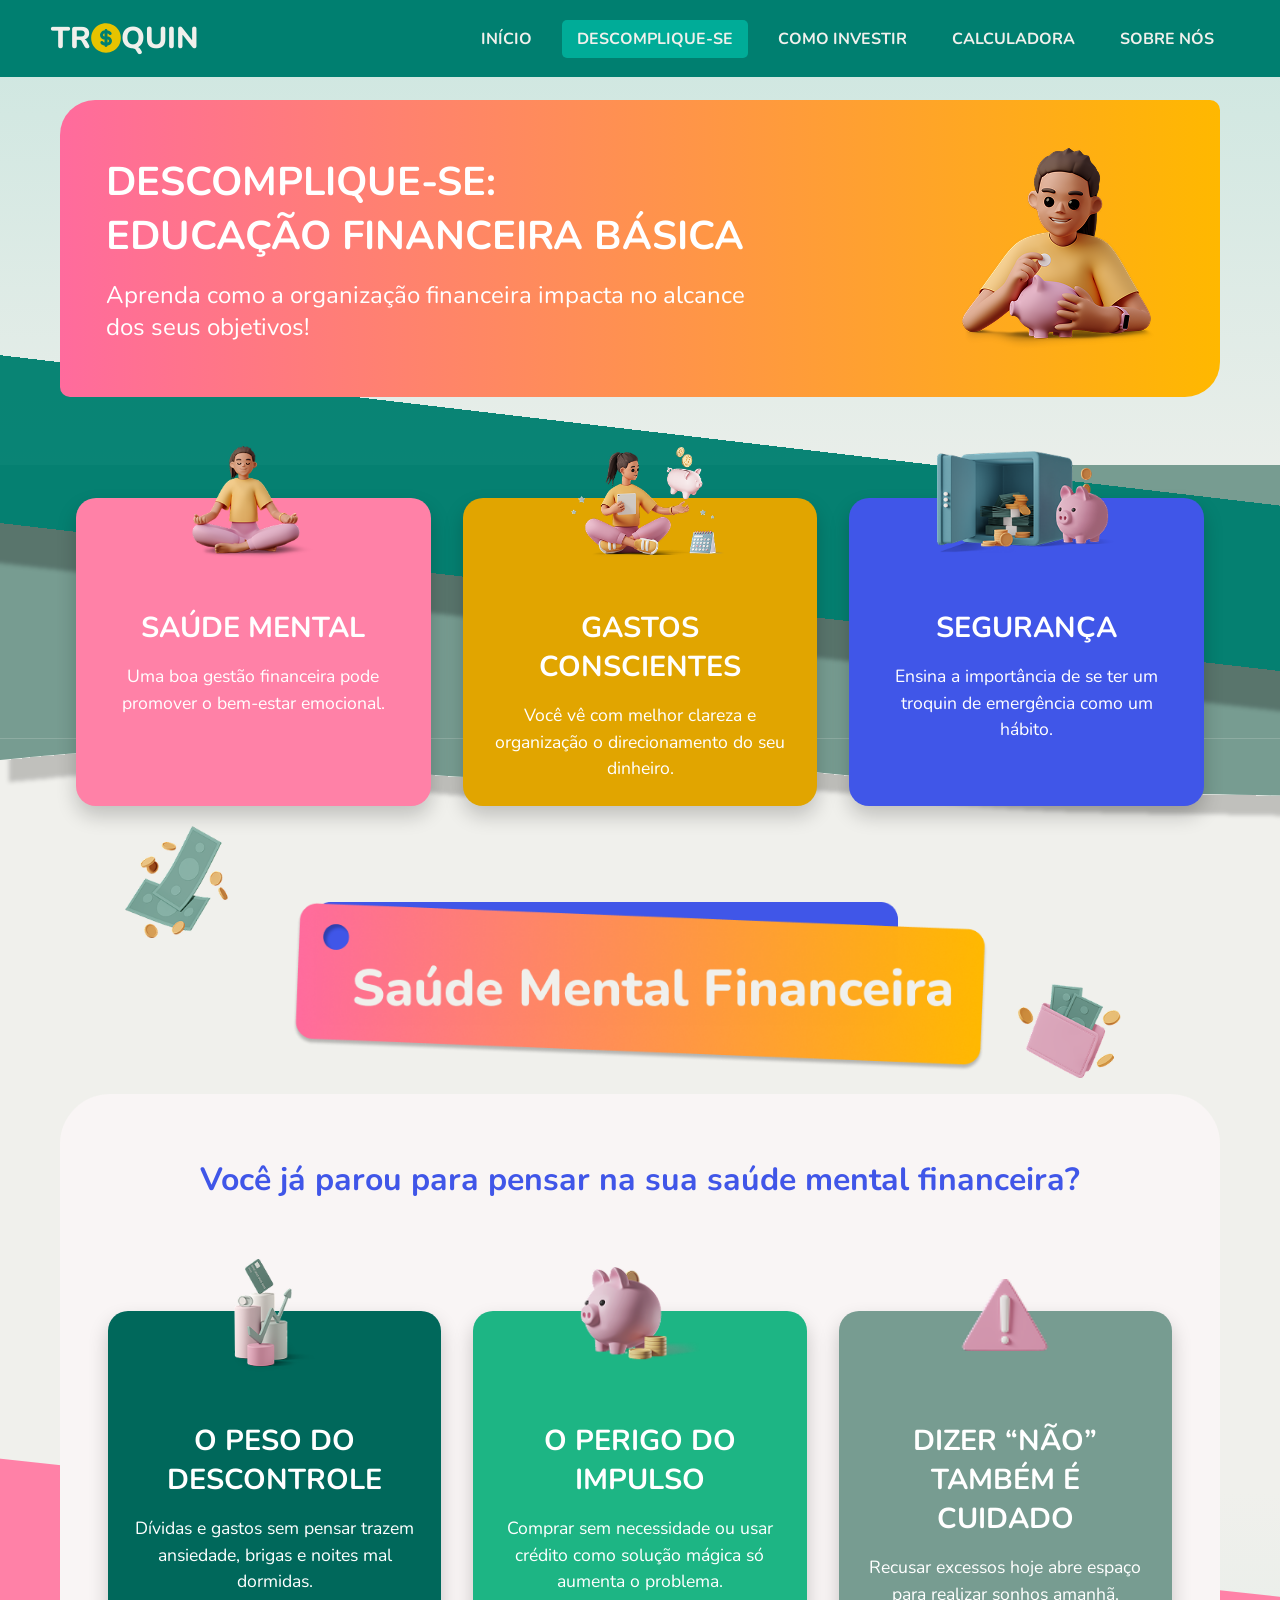
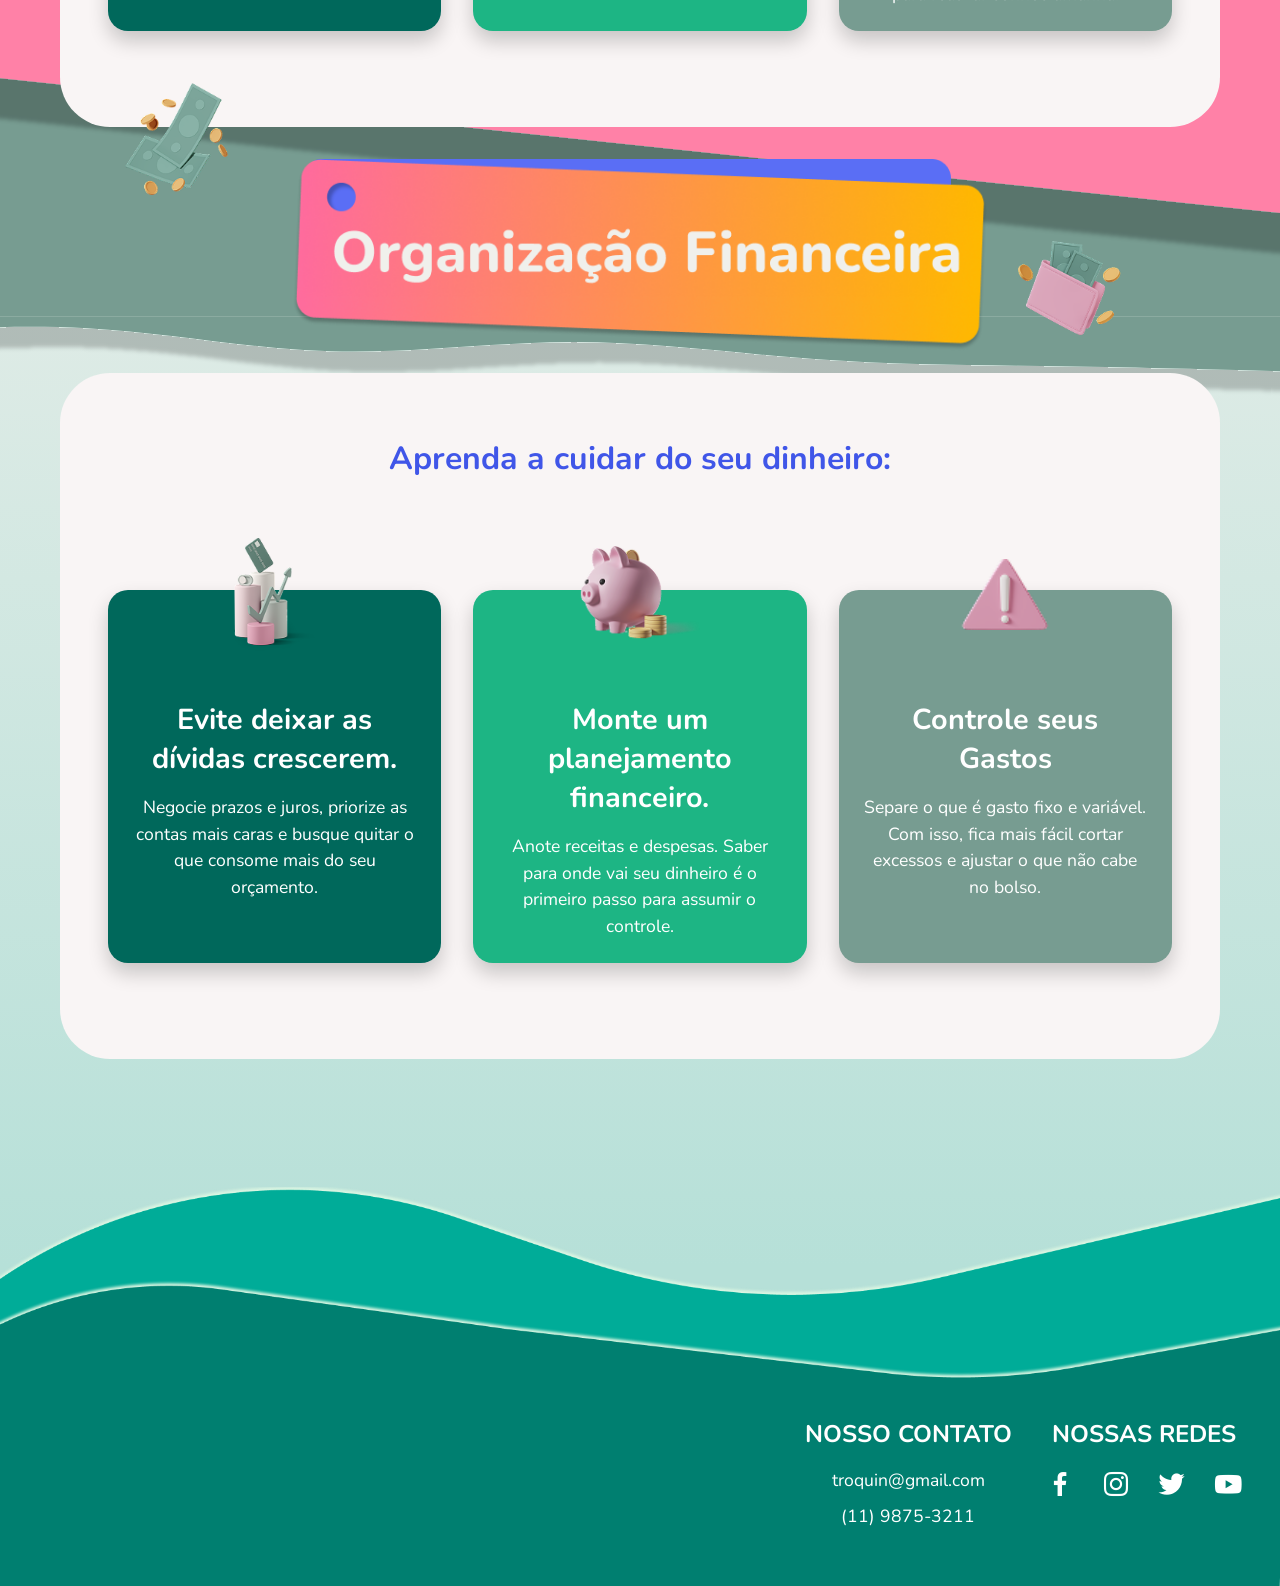
<file: HTML/descomplique_se.html>
<!DOCTYPE html>
<html lang="pt-br">
  <head>
    <meta charset="UTF-8" />
    <meta name="viewport" content="width=device-width, initial-scale=1.0" />
    <title>Troquin - Descomplique-se</title>

    <link
      rel="shortcut icon"
      href="../IMAGENS/imagens-home/moeda troquin.svg"
      type="image/svg+xml"
    />

    <link rel="stylesheet" href="../CSS/descomplique_se.css" type="text/css" />
    <link
      href="https://unpkg.com/boxicons@2.1.4/css/boxicons.min.css"
      rel="stylesheet"
    />

    <script
      src="https://website-widgets.pages.dev/dist/sienna.min.js"
      defer
    ></script>
  </head>
  <body>
    <header>
      <div class="logo">
        <p class="troquin">
          tr<span
            ><img
              src="../IMAGENS/imagens-home/moeda troquin.svg"
              alt="moeda da logo" /></span
          >quin
        </p>
      </div>
      <nav id="nav_bar">
        <ul id="nav_list">
          <li class="navegando"><a href="../index.html">Início</a></li>
          <li class="navegando active">
            <a href="descomplique_se.html">Descomplique-se</a>
          </li>
          <li class="navegando">
            <a href="como-investir.html">Como Investir</a>
          </li>
          <li class="navegando">
            <a href="calculadora.html">Calculadora</a>
          </li>
          <li class="navegando">
            <a href="sobre-nos.html">Sobre Nós</a>
          </li>
        </ul>
      </nav>
    </header>

    <main class="container">
      <section class="banner">
        <div class="banner-text">
          <h1 class="titulo_banner">
            DESCOMPLIQUE-SE:<br />
            EDUCAÇÃO FINANCEIRA BÁSICA
          </h1>
          <p class="paragrafo_banner">
            Aprenda como a organização financeira impacta no alcance dos seus
            objetivos!
          </p>
        </div>
        <img
          src="../IMAGENS/img_banner.png"
          alt="Garoto apontando para o título do banner"
          class="img_banner"
        />
      </section>

      <section class="beneficios-container">
        <div class="card card--rosa">
          <img
            src="../IMAGENS/girl meditating.png"
            alt="Mulher meditando"
            class="card-img"
          />
          <h2 class="card-title">SAÚDE MENTAL</h2>
          <p class="card-text">
            Uma boa gestão financeira pode promover o bem-estar emocional.
          </p>
        </div>
        <div class="card card--amarelo">
          <img
            src="../IMAGENS/Girl planning.png"
            alt="Mulher planejando"
            class="card-img"
          />
          <h2 class="card-title">GASTOS CONSCIENTES</h2>
          <p class="card-text">
            Você vê com melhor clareza e organização o direcionamento do seu
            dinheiro.
          </p>
        </div>
        <div class="card card--azul">
          <img
            src="../IMAGENS/piggy bank.png"
            alt="Cofrinho de porco"
            class="card-img"
          />
          <h2 class="card-title">SEGURANÇA</h2>
          <p class="card-text">
            Ensina a importância de se ter um troquin de emergência como um
            hábito.
          </p>
        </div>
      </section>

      <section class="section-wrapper">
        <div class="section-title-container">
          <img
            src="../IMAGENS/DIV - COM TEXTO1.png"
            alt="Título da Seção: Saúde Mental"
            class="section-title-img"
          />
          <img
            src="../IMAGENS/dinheiro_animação.png"
            alt="Animação de dinheiro"
            class="floating-img-1"
          />
          <img
            src="../IMAGENS/Carteira - Animação.png"
            alt="Animação de carteira"
            class="floating-img-2"
          />
        </div>

        <div class="content-box">
          <h2 class="section-main-title">
            Você já parou para pensar na sua saúde mental financeira?
          </h2>
          <div class="card-container">
            <div class="card card--verde-escuro">
              <img
                src="../IMAGENS/img_card1.png"
                alt="Ilustração de peso"
                class="card-img"
              />
              <h3 class="card-title">O PESO DO DESCONTROLE</h3>
              <p class="card-text">
                Dívidas e gastos sem pensar trazem ansiedade, brigas e noites
                mal dormidas.
              </p>
            </div>
            <div class="card card--verde-claro">
              <img
                src="../IMAGENS/img_card2.png"
                alt="Ilustração de impulso"
                class="card-img"
              />
              <h3 class="card-title">O PERIGO DO IMPULSO</h3>
              <p class="card-text">
                Comprar sem necessidade ou usar crédito como solução mágica só
                aumenta o problema.
              </p>
            </div>
            <div class="card card--cinza-verde">
              <img
                src="../IMAGENS/img_card3.png"
                alt="Ilustração de negação"
                class="card-img"
              />
              <h3 class="card-title">DIZER “NÃO” TAMBÉM É CUIDADO</h3>
              <p class="card-text">
                Recusar excessos hoje abre espaço para realizar sonhos amanhã.
              </p>
            </div>
          </div>
        </div>
      </section>

      <section class="section-wrapper">
        <div class="section-title-container">
          <img
            src="../IMAGENS/DIV - COM TEXTO2.png"
            alt="Título da Seção: Organização Financeira"
            class="section-title-img"
          />
          <img
            src="../IMAGENS/dinheiro_animação.png"
            alt="Animação de dinheiro"
            class="floating-img-1"
          />
          <img
            src="../IMAGENS/Carteira - Animação.png"
            alt="Animação de carteira"
            class="floating-img-2"
          />
        </div>

        <div class="content-box">
          <h2 class="section-main-title">Aprenda a cuidar do seu dinheiro:</h2>
          <div class="card-container">
            <div class="card card--verde-escuro">
              <img
                src="../IMAGENS/img_card1.png"
                alt="Ilustração sobre dívidas"
                class="card-img"
              />
              <h3 class="card-title">Evite deixar as dívidas crescerem.</h3>
              <p class="card-text">
                Negocie prazos e juros, priorize as contas mais caras e busque
                quitar o que consome mais do seu orçamento.
              </p>
            </div>
            <div class="card card--verde-claro">
              <img
                src="../IMAGENS/img_card2.png"
                alt="Ilustração sobre planejamento"
                class="card-img"
              />
              <h3 class="card-title">Monte um planejamento financeiro.</h3>
              <p class="card-text">
                Anote receitas e despesas. Saber para onde vai seu dinheiro é o
                primeiro passo para assumir o controle.
              </p>
            </div>
            <div class="card card--cinza-verde">
              <img
                src="../IMAGENS/img_card3.png"
                alt="Ilustração sobre controle de gastos"
                class="card-img"
              />
              <h3 class="card-title">Controle seus Gastos</h3>
              <p class="card-text">
                Separe o que é gasto fixo e variável. Com isso, fica mais fácil
                cortar excessos e ajustar o que não cabe no bolso.
              </p>
            </div>
          </div>
        </div>
      </section>
    </main>

    <footer>
      <div class="fundo">
        <img
          src="../IMAGENS/img_calculadoras/FOOTER2.png"
          alt="Background do footer"
        />
        <div class="logo-do-footer">
          <a href="#">
            <img
              src="../IMAGENS/img_calculadoras/LOGOTIPO.png"
              alt="Logotipo da Troquin"
            />
          </a>
        </div>

        <div class="footer-content">
          <div class="footer-main-content">
            <div class="footer-section contato">
              <h3>NOSSO CONTATO</h3>
              <p>troquin@gmail.com</p>
              <p>(11) 9875-3211</p>
            </div>

            <div class="footer-section redes-sociais">
              <h3>NOSSAS REDES</h3>
              <div class="social-icons">
                <a href="#"><i class="bx bxl-facebook"></i></a>
                <a href="#"><i class="bx bxl-instagram"></i></a>
                <a href="#"><i class="bx bxl-twitter"></i></a>
                <a href="#"><i class="bx bxl-youtube"></i></a>
              </div>
            </div>
          </div>

          <div class="footer-section direitos">
            <p>TROQUIN © 2025 - Todos os Direitos Reservados</p>
          </div>
        </div>
      </div>
    </footer>
  </body>
</html>
</file>
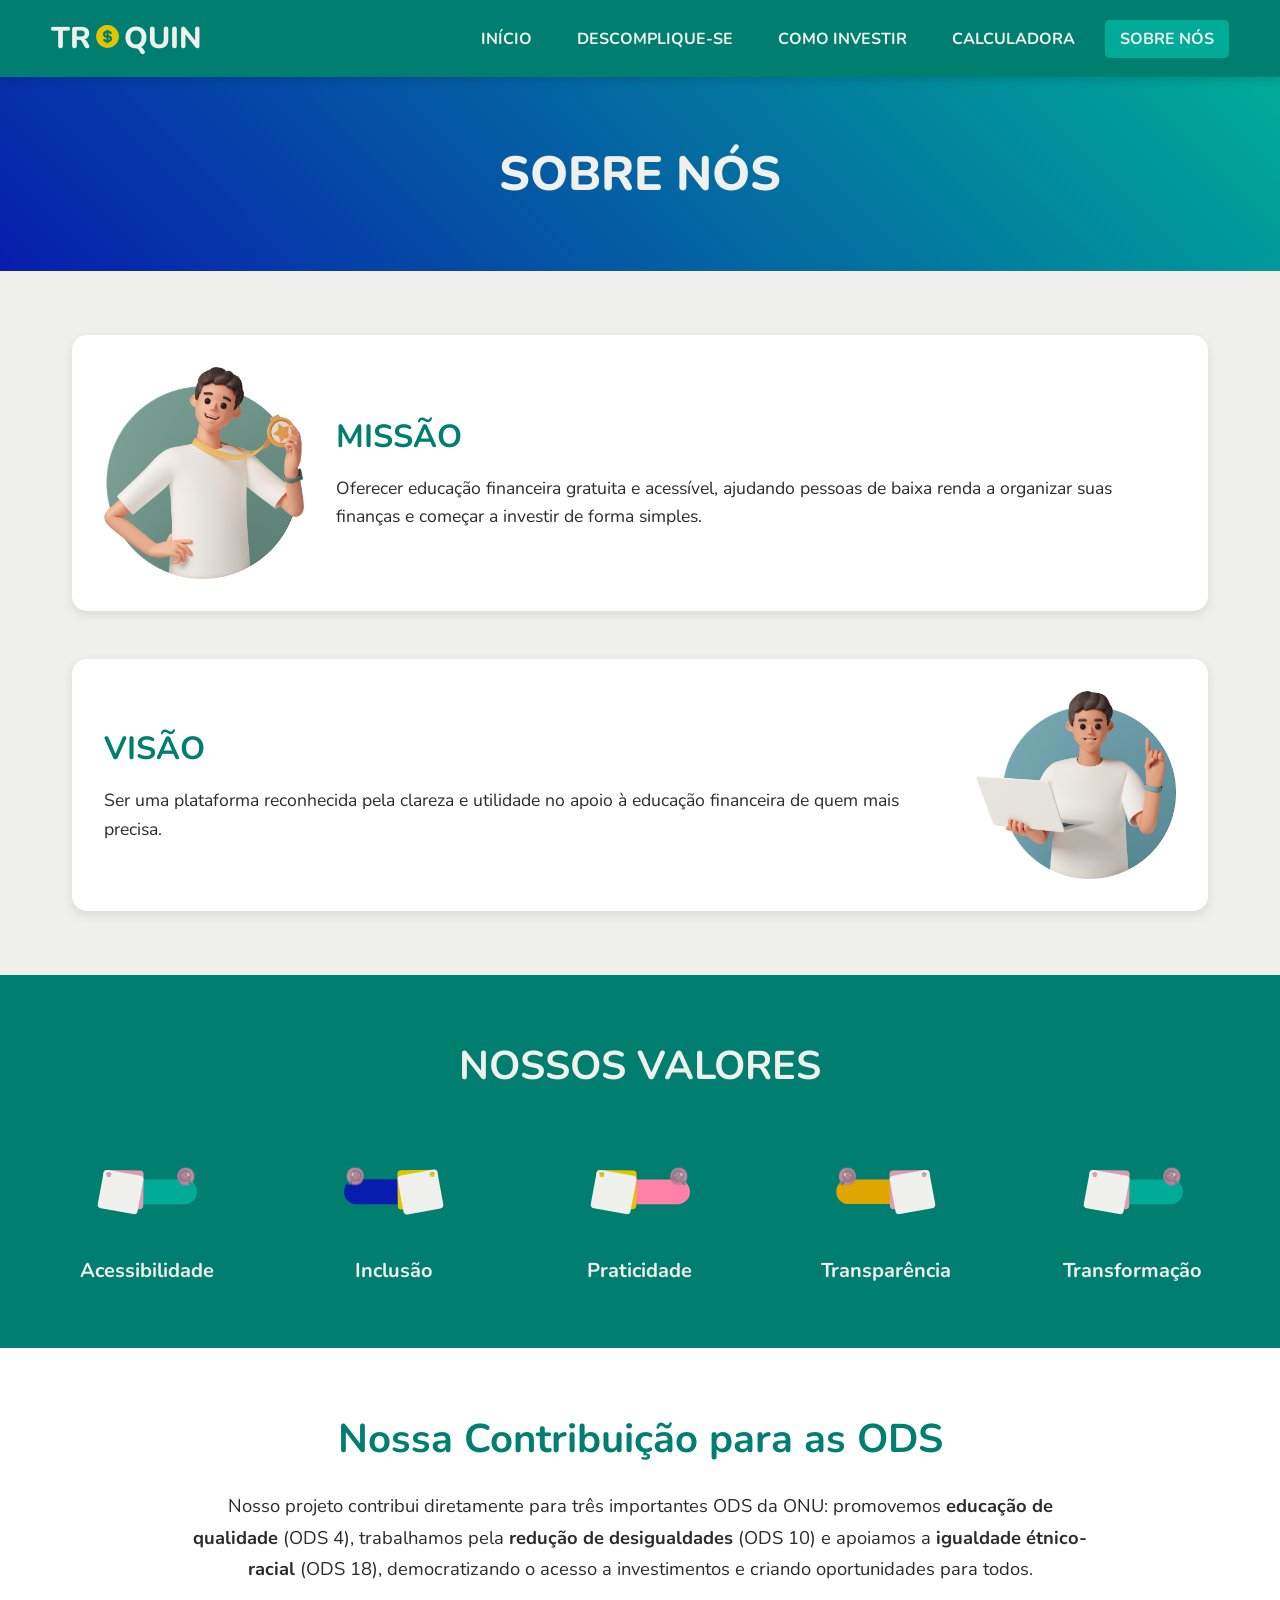
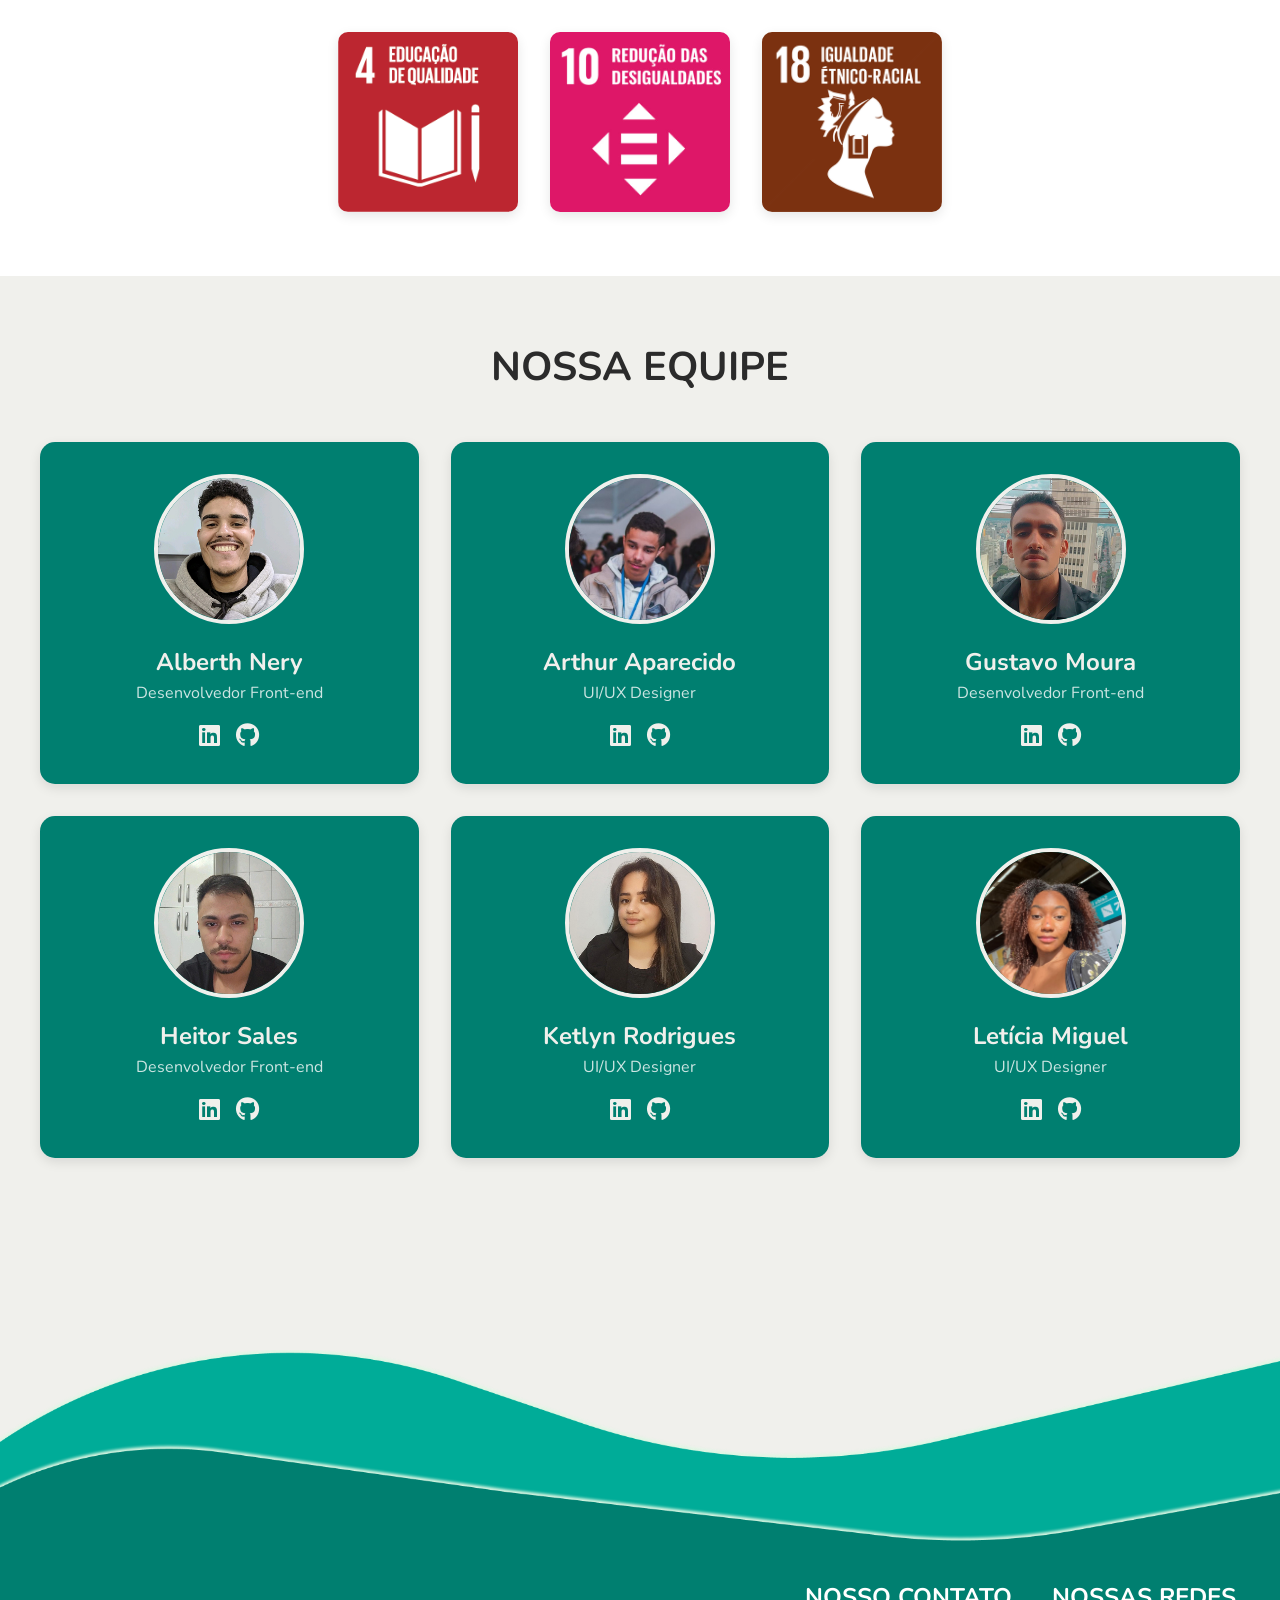
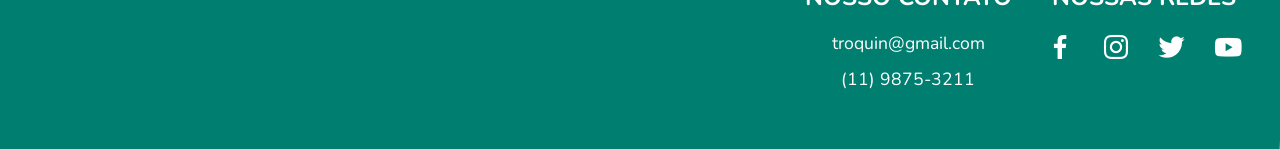
<file: HTML/sobre-nos.html>
<!DOCTYPE html>
<html lang="pt-br">
  <head>
    <meta charset="UTF-8" />
    <meta name="viewport" content="width=device-width, initial-scale=1.0" />
    <title>Troquin - Sobre nós</title>

    <link rel="stylesheet" href="../CSS/sobre-nos.css" type="text/css" />

    <link
      rel="icon"
      type="image/svg+xml"
      href="../IMAGENS/imagens-home/moeda troquin.svg"
    />

    <link
      rel="stylesheet"
      href="https://cdnjs.cloudflare.com/ajax/libs/font-awesome/6.4.2/css/all.min.css"
      integrity="sha512-z3gLpd7yknf1YoNbCzqRKc4qyor8gaKU1qmn+CShxbuBusANI9QpRohGBreCFkKxLhei6S9CQXFEbbKuqLg0DA=="
      crossorigin="anonymous"
      referrerpolicy="no-referrer"
    />
    <link
      href="https://unpkg.com/boxicons@2.1.4/css/boxicons.min.css"
      rel="stylesheet"
    />

    <script src="https://vlibras.gov.br/app/vlibras-plugin.js" defer></script>
    <script
      src="https://website-widgets.pages.dev/dist/sienna.min.js"
      defer
    ></script>
  </head>

  <body>
    <header>
      <div class="logo">
        <a href="/index.html" class="troquin">
          tr<span
            ><img
              src="../IMAGENS/imagens-home/moeda troquin.svg"
              alt="moeda da logo" /></span
          >quin
        </a>
      </div>
      <nav id="nav_bar">
        <ul id="nav_list">
          <li class="navegando"><a href="../index.html">Início</a></li>
          <li class="navegando">
            <a href="descomplique_se.html">Descomplique-se</a>
          </li>
          <li class="navegando">
            <a href="como-investir.html">Como Investir</a>
          </li>
          <li class="navegando">
            <a href="calculadora.html">Calculadora</a>
          </li>
          <li class="navegando active">
            <a href="sobre-nos.html">Sobre Nós</a>
          </li>
        </ul>
      </nav>
    </header>

    <main>
      <section class="titulo-pagina">
        <div class="titulo-container">
          <h1>Sobre Nós</h1>
        </div>
      </section>

      <section class="mvv-container">
        <div class="missao-visao">
          <article class="card-mv">
            <img
              src="../IMAGENS/sobre-nos/missao.png"
              alt="Ilustração de uma pessoa segurando uma medalha de missão cumprida"
            />
            <div class="card-mv-content">
              <h2>Missão</h2>
              <p>
                Oferecer educação financeira gratuita e acessível, ajudando
                pessoas de baixa renda a organizar suas finanças e começar a
                investir de forma simples.
              </p>
            </div>
          </article>
          <article class="card-mv">
            <img
              src="../IMAGENS/sobre-nos/visao.png"
              alt="Ilustração de uma pessoa olhando para o futuro com um binóculo"
            />
            <div class="card-mv-content">
              <h2>Visão</h2>
              <p>
                Ser uma plataforma reconhecida pela clareza e utilidade no apoio
                à educação financeira de quem mais precisa.
              </p>
            </div>
          </article>
        </div>
      </section>

      <section class="valores">
        <h2>Nossos Valores</h2>
        <div class="valores-grid">
          <div class="valor-card">
            <img
              src="../IMAGENS/sobre-nos/valor1.svg"
              alt="Ícone representando Acessibilidade"
            />
            <h3>Acessibilidade</h3>
          </div>
          <div class="valor-card">
            <img
              src="../IMAGENS/sobre-nos/valor2.svg"
              alt="Ícone representando Inclusão"
            />
            <h3>Inclusão</h3>
          </div>
          <div class="valor-card">
            <img
              src="../IMAGENS/sobre-nos/valor3.svg"
              alt="Ícone representando Praticidade"
            />
            <h3>Praticidade</h3>
          </div>
          <div class="valor-card">
            <img
              src="../IMAGENS/sobre-nos/valor4.svg"
              alt="Ícone representando Transparência"
            />
            <h3>Transparência</h3>
          </div>
          <div class="valor-card">
            <img
              src="../IMAGENS/sobre-nos/valor5.svg"
              alt="Ícone representando Transformação"
            />
            <h3>Transformação</h3>
          </div>
        </div>
      </section>

      <section class="ods">
        <div class="ods-content">
          <h2>Nossa Contribuição para as ODS</h2>
          <p>
            Nosso projeto contribui diretamente para três importantes ODS da
            ONU: promovemos <strong>educação de qualidade</strong> (ODS 4),
            trabalhamos pela <strong>redução de desigualdades</strong> (ODS 10)
            e apoiamos a <strong>igualdade étnico-racial</strong> (ODS 18),
            democratizando o acesso a investimentos e criando oportunidades para
            todos.
          </p>
          <div class="imagens-ods">
            <img
              src="../IMAGENS/sobre-nos/ods4.png"
              class="img-ods"
              alt="Ícone da ODS 4: Educação de Qualidade"
            />
            <img
              src="../IMAGENS/sobre-nos/ods10.jpg"
              class="img-ods"
              alt="Ícone da ODS 10: Redução das Desigualdades"
            />
            <img
              src="../IMAGENS/sobre-nos/ods18.png"
              class="img-ods"
              alt="Ícone da ODS 18: Igualdade Racial"
            />
          </div>
        </div>
      </section>

      <section class="equipe">
        <h2>Nossa Equipe</h2>
        <div class="cards-equipe-container">
          <div class="card-equipe">
            <img
              src="../IMAGENS/sobre-nos/alberth.jpg"
              alt="Foto de Alberth Nery"
            />
            <h3>Alberth Nery</h3>
            <p>Desenvolvedor Front-end</p>
            <div class="social-links">
              <a href="#" target="_blank" aria-label="LinkedIn de Alberth Nery"
                ><i class="fab fa-linkedin"></i
              ></a>
              <a href="#" target="_blank" aria-label="GitHub de Alberth Nery"
                ><i class="fab fa-github"></i
              ></a>
            </div>
          </div>
          <div class="card-equipe">
            <img
              src="../IMAGENS/sobre-nos/arthur.png"
              alt="Foto de Arthur Aparecido"
            />
            <h3>Arthur Aparecido</h3>
            <p>UI/UX Designer</p>
            <div class="social-links">
              <a
                href="#"
                target="_blank"
                aria-label="LinkedIn de Arthur Aparecido"
                ><i class="fab fa-linkedin"></i
              ></a>
              <a
                href="#"
                target="_blank"
                aria-label="GitHub de Arthur Aparecido"
                ><i class="fab fa-github"></i
              ></a>
            </div>
          </div>
          <div class="card-equipe">
            <img
              src="../IMAGENS/sobre-nos/gustavo.jpg"
              alt="Foto de Gustavo Moura"
            />
            <h3>Gustavo Moura</h3>
            <p>Desenvolvedor Front-end</p>
            <div class="social-links">
              <a href="#" target="_blank" aria-label="LinkedIn de Gustavo Moura"
                ><i class="fab fa-linkedin"></i
              ></a>
              <a href="#" target="_blank" aria-label="GitHub de Gustavo Moura"
                ><i class="fab fa-github"></i
              ></a>
            </div>
          </div>
          <div class="card-equipe">
            <img
              src="../IMAGENS/sobre-nos/heitor.jpg"
              alt="Foto de Heitor Sales"
            />
            <h3>Heitor Sales</h3>
            <p>Desenvolvedor Front-end</p>
            <div class="social-links">
              <a href="#" target="_blank" aria-label="LinkedIn de Heitor Sales"
                ><i class="fab fa-linkedin"></i
              ></a>
              <a href="#" target="_blank" aria-label="GitHub de Heitor Sales"
                ><i class="fab fa-github"></i
              ></a>
            </div>
          </div>
          <div class="card-equipe">
            <img
              src="../IMAGENS/sobre-nos/ketlyn.jpg"
              alt="Foto de Ketlyn Rodrigues"
            />
            <h3>Ketlyn Rodrigues</h3>
            <p>UI/UX Designer</p>
            <div class="social-links">
              <a
                href="#"
                target="_blank"
                aria-label="LinkedIn de Ketlyn Rodrigues"
                ><i class="fab fa-linkedin"></i
              ></a>
              <a
                href="#"
                target="_blank"
                aria-label="GitHub de Ketlyn Rodrigues"
                ><i class="fab fa-github"></i
              ></a>
            </div>
          </div>
          <div class="card-equipe">
            <img
              src="../IMAGENS/sobre-nos/let.jpeg"
              alt="Foto de Letícia Miguel"
            />
            <h3>Letícia Miguel</h3>
            <p>UI/UX Designer</p>
            <div class="social-links">
              <a
                href="#"
                target="_blank"
                aria-label="LinkedIn de Letícia Miguel"
                ><i class="fab fa-linkedin"></i
              ></a>
              <a href="#" target="_blank" aria-label="GitHub de Letícia Miguel"
                ><i class="fab fa-github"></i
              ></a>
            </div>
          </div>
        </div>
      </section>
    </main>

    <footer>
      <div class="fundo">
        <img
          src="../IMAGENS/img_calculadoras/FOOTER2.png"
          alt="Background do footer"
        />
        <div class="logo-do-footer">
          <a href="#">
            <img
              src="../IMAGENS/img_calculadoras/LOGOTIPO.png"
              alt="Logotipo da Troquin"
            />
          </a>
        </div>

        <div class="footer-content">
          <div class="footer-main-content">
            <div class="footer-section contato">
              <h3>NOSSO CONTATO</h3>
              <p>troquin@gmail.com</p>
              <p>(11) 9875-3211</p>
            </div>

            <div class="footer-section redes-sociais">
              <h3>NOSSAS REDES</h3>
              <div class="social-icons">
                <a href="#"><i class="bx bxl-facebook"></i></a>
                <a href="#"><i class="bx bxl-instagram"></i></a>
                <a href="#"><i class="bx bxl-twitter"></i></a>
                <a href="#"><i class="bx bxl-youtube"></i></a>
              </div>
            </div>
          </div>

          <div class="footer-section direitos">
            <p>TROQUIN © 2025 - Todos os Direitos Reservados</p>
          </div>
        </div>
      </div>
    </footer>

    <!-- VLibras -->
    <div vw class="enabled">
      <div vw-access-button class="active"></div>
      <div vw-plugin-wrapper>
        <div class="vw-plugin-top-wrapper"></div>
      </div>
    </div>

    <script src="https://vlibras.gov.br/app/vlibras-plugin.js"></script>
    <script>
      new window.VLibras.Widget("https://vlibras.gov.br/app");
    </script>
  </body>
</html>
</file>
<file: CSS/descomplique_se.css>
/* =================================
   CONFIGURAÇÕES GERAIS E VARIÁVEIS
   ================================= */
@import url("https://fonts.googleapis.com/css2?family=Nunito:ital,wght@0,200..1000;1,200..1000&display=swap");

* {
  margin: 0;
  padding: 0;
  box-sizing: border-box;
  border: 0;
}

:root {
  /* Cores */
  --cor-padrao-offwhite: #f0f0ec;
  --cor-padrao-verde-escuro: #007f70;
  --cor-padrao-verde-azulado: #00ac98;
  --cor-secundaria-cinza-verde: #779c91;
  --cor-secundaria-rosa: #ff81a7;
  --cor-secundaria-azul: #4056e8;
  --cor-secundaria-amarelo: #e1a500;
  --cor-texto-claro: #ffffff;
  --cor-fundo-secao: #f9f5f5;
}

body {
  font-family: "Nunito", sans-serif;
  background-color: var(--cor-padrao-offwhite);
  color: #333;
  background-image: url("../IMAGENS/SECAO.svg"); /* Verifique o caminho! */
  background-size: cover; /* Faz a imagem cobrir toda a tela, sem distorcer */
  background-position: center center; /* Centraliza a imagem */
  background-repeat: no-repeat; /* Impede que a imagem se repita */
}

.container {
  max-width: 1200px;
  margin: 0 auto;
  padding: 0 20px;
  overflow: hidden;
}

/* =================================
   CABEÇALHO (HEADER)
   ================================= */
header {
  background-color: var(--cor-padrao-verde-escuro);
  display: flex;
  justify-content: space-between;
  align-items: center;
  padding: 18px 4%;
  position: sticky;
  top: 0;
  z-index: 100;
}

.logo .troquin {
  font-size: 30px;
  font-weight: 800;
  text-transform: uppercase;
  color: var(--cor-padrao-offwhite);
  display: flex;
  align-items: center;
}

.logo p span img {
  transform: translateY(5px);
  animation: rodar-moeda 2s infinite linear;
}

nav .active a,
nav a:hover {
  background-color: var(--cor-padrao-verde-azulado);
}

@keyframes rodar-moeda {
  from {
    transform: rotateY(0deg) translateY(5px);
  }
  to {
    transform: rotateY(360deg) translateY(5px);
  }
}

nav ul {
  display: flex;
  list-style: none;
  gap: 15px;
}

nav a {
  color: var(--cor-padrao-offwhite);
  text-decoration: none;
  font-size: 1rem;
  font-weight: 700;
  text-transform: uppercase;
  padding: 8px 15px;
  border-radius: 5px;
  transition: background-color 0.3s ease;
}
/* =================================
   BANNER
   ================================= */
.banner {
  display: flex;
  align-items: center;
  justify-content: space-between;
  background: linear-gradient(to right, #ff6b9d, #ffb800);
  margin: 2% 0;
  padding: 3rem 4%;
  border-radius: 35px 10px 35px 10px;
  color: var(--cor-texto-claro);
}

.banner-text {
  flex-basis: 60%;
}

.titulo_banner {
  font-size: 2.5rem;
  margin-bottom: 1rem;
}

.paragrafo_banner {
  font-size: 1.5rem;
}

.img_banner {
  max-width: 25%;
  height: auto;
}

/* =================================
   SEÇÕES DE CARDS E CONTEÚDO
   ================================= */
.beneficios-container,
.card-container {
  display: flex;
  justify-content: center;
  gap: 2rem;
  flex-wrap: wrap;
  padding: 8rem 1rem 4rem 1rem;
  margin-top: -50px;
}

.section-wrapper {
  margin-top: 2rem;
  position: relative;
}

.section-title-container {
  text-align: center;
  margin-bottom: 1rem;
  position: relative;
  min-height: 150px;
}

.section-title-img {
  max-width: 60%;
  margin: 0 auto;
}

.content-box {
  background-color: var(--cor-fundo-secao);
  border-radius: 50px;
  padding: 4rem 2rem 2rem;
}

.section-main-title {
  color: var(--cor-secundaria-azul);
  text-align: center;
  font-size: 2rem;
  margin-bottom: 2rem;
}

/* Animação de Flutuação */
@keyframes floatAnimation {
  0% {
    transform: translateY(0);
  }
  50% {
    transform: translateY(-15px) rotate(3deg);
  }
  100% {
    transform: translateY(0);
  }
}

.floating-img-1,
.floating-img-2 {
  position: absolute;
  z-index: 5;
  /* ALTERADO: Duração da animação foi diminuída para ser mais rápida */
  animation: floatAnimation 3s ease-in-out infinite;
}

.floating-img-1 {
  /* Dinheiro */
  /* ALTERADO: Posição mais distante (mais para cima e para a esquerda) */
  top: -80px;
  left: 5%;
  width: 120px;
}

.floating-img-2 {
  /* Carteira */
  /* ALTERADO: Posição mais distante (mais para baixo e para a direita) */
  top: 70px;
  right: 8%;
  width: 120px;
  /* ALTERADO: Duração e delay ajustados para a nova velocidade */
  animation-delay: 0.5s;
  animation-duration: 3.5s;
}

/* =================================
   ESTILO PADRÃO DOS CARDS
   ================================= */
.card {
  flex-basis: 300px;
  flex-grow: 1;
  max-width: 380px;
  min-height: 280px;
  border-radius: 20px;
  box-shadow: 0 10px 20px rgba(0, 0, 0, 0.2);
  display: flex;
  flex-direction: column;
  align-items: center;
  padding: 1.5rem;
  text-align: center;
  color: var(--cor-texto-claro);
  position: relative;
}

.card-img {
  width: 180px;
  height: 180px;
  object-fit: contain;
  margin-top: -110px;
  margin-bottom: 1rem;
}

.card-title {
  font-size: 1.8rem;
  margin-bottom: 1rem;
  font-weight: bold;
}

.card-text {
  font-size: 1.1rem;
  line-height: 1.5;
}

/* Cores dos Cards */
.card--rosa {
  background-color: var(--cor-secundaria-rosa);
}
.card--amarelo {
  background-color: var(--cor-secundaria-amarelo);
}
.card--azul {
  background-color: var(--cor-secundaria-azul);
}
.card--verde-escuro {
  background-color: #00685b;
}
.card--verde-claro {
  background-color: #1db584;
}
.card--cinza-verde {
  background-color: var(--cor-secundaria-cinza-verde);
}

/* =================================
   RODAPÉ (FOOTER)
   ================================= */
footer {
  position: relative;
  width: 100%;
  margin-top: 10%;
  overflow: hidden;
}

.fundo {
  position: relative;
  width: 100%;
}

.fundo img {
  width: 100%;
  height: auto;
  display: block;
}

.logo-do-footer {
  position: absolute;
  top: 15%;
  left: 50%;
  transform: translateX(-50%);
  z-index: 2;
  text-align: center;
}

.logo-do-footer img {
  width: 220px;
  height: auto;
  margin-left: -370%;
  margin-top: 100%;
}

.footer-content {
  position: absolute;
  top: 45%;
  left: 0;
  width: 100%;
  display: flex;
  flex-direction: column;
  align-items: center;
  z-index: 2;
  color: white;
  font-family: "Nunito", sans-serif;
}

.footer-main-content {
  display: flex;
  justify-content: center;
  gap: 2rem;
  margin-top: 4%;
  width: 100%;
  margin-left: 60%;
}

.footer-section {
  text-align: center;
}

.footer-section h3 {
  font-size: 1.5rem;
  margin-bottom: 1rem;
  font-weight: bold;
  color: white;
}

.footer-section p {
  font-size: 1.1rem;
  margin: 0.5rem 0;
  color: white;
}

.contato p {
  line-height: 1.6;
}

.social-icons {
  display: flex;
  justify-content: center;
  gap: 1.5rem;
  margin-top: 1rem;
}

.social-icons a {
  color: white;
  font-size: 2rem;
  transition: all 0.3s ease;
}

.social-icons a:hover {
  color: #ffb800;
  transform: translateY(-3px);
}

.direitos {
  text-align: center;
  font-size: 1rem;
  margin-top: 4%;
  width: 100%;
}
/* =================================
   RESPONSIVIDADE (MEDIA QUERIES)
   ================================= */
@media (max-width: 992px) {
  .titulo_banner {
    font-size: 2rem;
  }
  .paragrafo_banner {
    font-size: 1.2rem;
  }
  .img_banner {
    display: none;
  }

  .floating-img-1,
  .floating-img-2 {
    width: 100px;
  }
}

@media (max-width: 768px) {
  header nav {
    display: none; /* Requer JS para menu hamburguer */
  }
  header {
    justify-content: center;
  }

  .banner {
    flex-direction: column;
    text-align: center;
  }

  .section-main-title {
    font-size: 1.5rem;
  }
  .card-container {
    padding-top: 6rem;
  }

  .floating-img-1 {
    left: 2%;
  }
  .floating-img-2 {
    right: 2%;
  }

  .footer-info-container {
    flex-direction: column;
    gap: 2rem;
  }
}
</file>
<file: CSS/sobre-nos.css>
@import url("https://fonts.googleapis.com/css2?family=Nunito:ital,wght@0,200..1000;1,200..1000&display=swap");

/* Reset básico e variáveis de cores */
* {
  margin: 0;
  padding: 0;
  box-sizing: border-box;
}

:root {
  --cor-padrao-offwhite: #f0f0ec;
  --cor-padrao-verde-azulado: #00ac98;
  --cor-padrao-verde-escuro: #007f70;
  --cor-secundaria-cinza-verde: #779c91;
  --cor-secundaria-rosa: #ff81a7;
  --cor-secundaria-azul: #071dad;
  --cor-secundaria-amarelo: #e1a500;
  --cor-texto-preto: #2b2b2b;
  --cor-texto-claro: #f0f0ec;
  --sombra-suave: 0 4px 12px rgba(0, 0, 0, 0.1);
}

body {
  font-family: "Nunito", sans-serif;
  background-color: var(--cor-padrao-offwhite);
  color: var(--cor-texto-preto);
}

/* --- Cabeçalho --- */
header {
  background-color: var(--cor-padrao-verde-escuro);
  display: flex;
  justify-content: space-between;
  align-items: center;
  padding: 18px 4%;
  position: sticky;
  top: 0;
  z-index: 1000;
  box-shadow: 0 2px 10px rgba(0, 0, 0, 0.15);
}

.logo a {
  text-decoration: none;
}

.logo .troquin {
  font-size: 30px;
  font-weight: 800;
  text-transform: uppercase;
  color: var(--cor-padrao-offwhite);
  display: flex;
  align-items: center;
  gap: 5px;
}

.logo p span img,
.logo a span img {
  height: 23px;
  animation: rodar-moeda 2s infinite linear;
}

.logo p span img {
  transform: translateY(5px);
  animation: rodar-moeda 2s infinite linear;
}

@keyframes rodar-moeda {
  from {
    transform: rotateY(0deg);
  }
  to {
    transform: rotateY(360deg);
  }
}

nav ul {
  display: flex;
  list-style: none;
  gap: 15px;
}

nav a {
  color: var(--cor-padrao-offwhite);
  text-decoration: none;
  font-size: 1rem;
  font-weight: 700;
  text-transform: uppercase;
  padding: 8px 15px;
  border-radius: 5px;
  transition: background-color 0.3s ease;
}

nav .active a,
nav a:hover {
  background-color: var(--cor-padrao-verde-azulado);
}

/* --- Título da Página --- */
.titulo-pagina {
  background: linear-gradient(
    45deg,
    var(--cor-secundaria-azul),
    var(--cor-padrao-verde-azulado)
  );
  color: var(--cor-texto-claro);
  text-align: center;
  padding: 4rem 2rem;
  margin-bottom: 4rem;
}

.titulo-pagina h1 {
  font-size: 3rem;
  font-weight: 800;
  text-transform: uppercase;
}

/* --- Seção Missão e Visão --- */
.mvv-container {
  max-width: 1200px;
  margin: 0 auto 4rem auto;
  padding: 0 2rem;
}

.missao-visao {
  display: flex;
  flex-direction: column;
  gap: 3rem;
}

.card-mv {
  display: flex;
  align-items: center;
  gap: 2rem;
  background-color: #fff;
  border-radius: 15px;
  padding: 2rem;
  box-shadow: var(--sombra-suave);
}

/* Inverte a ordem da imagem e texto para o segundo card */
.card-mv:nth-child(even) {
  flex-direction: row-reverse;
}

.card-mv img {
  max-width: 200px;
  height: auto;
}

.card-mv-content h2 {
  font-size: 2rem;
  color: var(--cor-padrao-verde-escuro);
  margin-bottom: 1rem;
  text-transform: uppercase;
}

.card-mv-content p {
  font-size: 1.1rem;
  line-height: 1.6;
}

/* --- Seção Valores --- */
.valores {
  background-color: var(--cor-padrao-verde-escuro);
  color: var(--cor-texto-claro);
  padding: 4rem 2rem;
  text-align: center;
}

.valores h2 {
  font-size: 2.5rem;
  margin-bottom: 3rem;
  text-transform: uppercase;
}

.valores-grid {
  display: grid;
  grid-template-columns: repeat(auto-fit, minmax(180px, 1fr));
  gap: 2rem;
  max-width: 1200px;
  margin: 0 auto;
}

.valor-card {
  display: flex;
  flex-direction: column;
  align-items: center;
  gap: 1rem;
}

.valor-card img {
  width: 100px;
  height: 100px;
  transition: transform 0.3s ease;
}

.valor-card:hover img {
  transform: scale(1.1);
}

.valor-card h3 {
  font-size: 1.25rem;
  font-weight: 700;
}

/* --- Seção ODS --- */
.ods {
  padding: 4rem 2rem;
  background-color: #fff;
}
.ods-content {
  max-width: 900px;
  margin: 0 auto;
  text-align: center;
}
.ods-content h2 {
  font-size: 2.5rem;
  margin-bottom: 1.5rem;
  color: var(--cor-padrao-verde-escuro);
}
.ods-content p {
  font-size: 1.15rem;
  line-height: 1.7;
  margin-bottom: 3rem;
}
.imagens-ods {
  display: flex;
  justify-content: center;
  align-items: center;
  gap: 2rem;
  flex-wrap: wrap;
}
.img-ods {
  width: 180px;
  border-radius: 10px;
  box-shadow: var(--sombra-suave);
  transition: transform 0.3s ease;
}
.img-ods:hover {
  transform: translateY(-10px);
}

/* --- Seção Equipe --- */
.equipe {
  padding: 4rem 2rem;
  text-align: center;
}

.equipe h2 {
  font-size: 2.5rem;
  margin-bottom: 3rem;
  text-transform: uppercase;
}

.cards-equipe-container {
  display: grid;
  grid-template-columns: repeat(auto-fit, minmax(280px, 1fr));
  gap: 2rem;
  max-width: 1200px;
  margin: 0 auto;
}

.card-equipe {
  background-color: var(--cor-padrao-verde-escuro);
  color: var(--cor-padrao-offwhite);
  padding: 2rem 1.5rem;
  border-radius: 15px;
  box-shadow: var(--sombra-suave);
  transition: transform 0.3s ease, box-shadow 0.3s ease;
}

.card-equipe:hover {
  transform: translateY(-10px);
  box-shadow: 0 8px 20px rgba(0, 0, 0, 0.15);
}

.card-equipe img {
  width: 150px;
  height: 150px;
  border-radius: 50%;
  object-fit: cover;
  margin-bottom: 1rem;
  border: 4px solid var(--cor-padrao-offwhite);
}

.card-equipe h3 {
  font-size: 1.5rem;
  margin-bottom: 0.25rem;
}

.card-equipe p {
  font-size: 1rem;
  color: rgba(255, 255, 255, 0.8);
  margin-bottom: 1rem;
}

.card-equipe .social-links {
  display: flex;
  justify-content: center;
  gap: 1rem;
}

.card-equipe .social-links a {
  color: var(--cor-padrao-offwhite);
  font-size: 1.5rem;
  transition: color 0.3s ease;
}

.card-equipe .social-links a:hover {
  color: var(--cor-secundaria-amarelo);
}

/* --- Rodapé --- */
footer {
  position: relative;
  width: 100%;
  margin-top: 10%;
  overflow: hidden;
}

.fundo {
  position: relative;
  width: 100%;
}

.fundo img {
  width: 100%;
  height: auto;
  display: block;
}

.logo-do-footer {
  position: absolute;
  top: 15%;
  left: 50%;
  transform: translateX(-50%);
  z-index: 2;
  text-align: center;
}

.logo-do-footer img {
  width: 220px;
  height: auto;
  margin-left: -370%;
  margin-top: 100%;
}

.footer-content {
  position: absolute;
  top: 45%;
  left: 0;
  width: 100%;
  display: flex;
  flex-direction: column;
  align-items: center;
  z-index: 2;
  color: white;
  font-family: "Nunito", sans-serif;
}

.footer-main-content {
  display: flex;
  justify-content: center;
  gap: 2rem;
  margin-top: 4%;
  width: 100%;
  margin-left: 60%;
}

.footer-section {
  text-align: center;
}

.footer-section h3 {
  font-size: 1.5rem;
  margin-bottom: 1rem;
  font-weight: bold;
  color: white;
}

.footer-section p {
  font-size: 1.1rem;
  margin: 0.5rem 0;
  color: white;
}

.contato p {
  line-height: 1.6;
}

.social-icons {
  display: flex;
  justify-content: center;
  gap: 1.5rem;
  margin-top: 1rem;
}

.social-icons a {
  color: white;
  font-size: 2rem;
  transition: all 0.3s ease;
}

.social-icons a:hover {
  color: #ffb800;
  transform: translateY(-3px);
}

.direitos {
  text-align: center;
  font-size: 1rem;
  margin-top: 4%;
  width: 100%;
}
/* --- Responsividade para Mobile --- */
@media (max-width: 768px) {
  header {
    flex-direction: column;
    gap: 15px;
    padding: 15px 4%;
  }
  nav ul {
    gap: 5px;
    flex-wrap: wrap;
    justify-content: center;
  }
  nav a {
    font-size: 0.8rem;
    padding: 6px 10px;
  }

  .titulo-pagina h1 {
    font-size: 2.2rem;
  }

  .card-mv,
  .card-mv:nth-child(even) {
    flex-direction: column;
    text-align: center;
  }

  .valores-grid {
    grid-template-columns: repeat(auto-fit, minmax(130px, 1fr));
  }

  .footer-container {
    flex-direction: column;
    text-align: center;
  }
  .footer-info {
    flex-direction: column;
    gap: 2rem;
    align-items: center;
  }
}
</file>
